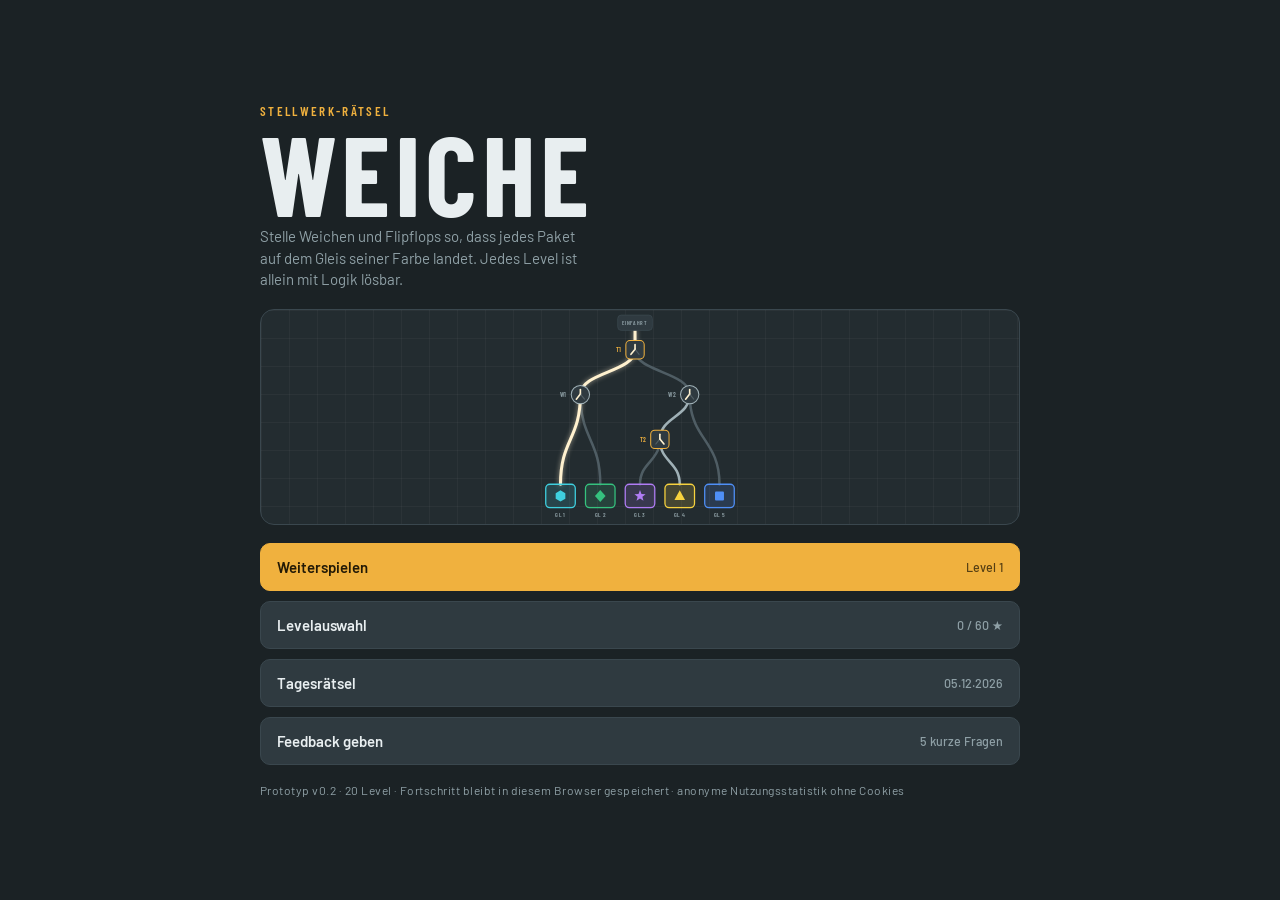
<file: web/index.html>
<!doctype html>
<html lang="de">
<head>
<meta charset="utf-8">
<meta name="viewport" content="width=device-width, initial-scale=1, viewport-fit=cover">
<style>:root{padding-top:env(safe-area-inset-top,0px);padding-bottom:env(safe-area-inset-bottom,0px)}body{margin:0}</style>
<title>Weiche</title>
<link rel="preconnect" href="https://fonts.googleapis.com">
<link rel="preconnect" href="https://fonts.gstatic.com" crossorigin>
<link rel="stylesheet" href="https://fonts.googleapis.com/css2?family=Barlow+Condensed:wght@500;600;700&family=Barlow:wght@400;500;600&display=swap">
<style>
/* Layout: Ein-Bildschirm-Stellpult – Kopfzeile, Paketfolge, Spurplan (flexibel), Bedienleiste */
:root{
  --panel:#1b2225; --panel-2:#232c30; --panel-3:#2f3a40; --frame:#3a474e;
  --grid:rgba(255,255,255,.035);
  --rail:#4f5d64; --rail-set:#9fb0b6; --lit:#fff1cf; --ink:#e8eef0; --muted:#8fa0a6;
  --accent:#f0b13e; --accent-ink:#231a06; --ok:#6fd08c; --bad:#ff6a57;
  --c0:#ef5b5b; --c1:#4f8ff7; --c2:#f7d23e; --c3:#35c27e; --c4:#b07cf5; --c5:#3fd0df;
  --f-display:'Barlow Condensed','Arial Narrow',Arial,sans-serif;
  --f-body:'Barlow',system-ui,-apple-system,'Segoe UI',sans-serif;
  color-scheme:dark;
}
*{box-sizing:border-box}
[hidden]{display:none!important}
html,body{height:100%}
body{background:var(--panel);color:var(--ink);font-family:var(--f-body);font-size:15px;
  padding-left:max(16px,env(safe-area-inset-left,0px));padding-right:max(16px,env(safe-area-inset-right,0px));
  -webkit-tap-highlight-color:transparent;overscroll-behavior:none}
button{font:inherit;color:inherit;cursor:pointer;border:0;background:none}
button:focus-visible,[tabindex]:focus-visible{outline:2px solid var(--accent);outline-offset:2px}
#app{height:100%;max-width:760px;margin:0 auto;display:flex;flex-direction:column}
.screen{flex:1;min-height:0;display:flex;flex-direction:column;padding-block:12px}

/* ---------- Menü ---------- */
#menu{gap:18px;align-items:stretch;overflow:auto}
#menu>:first-child{margin-top:auto}
#menu>:last-child{margin-bottom:auto}
.brand{display:flex;flex-direction:column;gap:6px}
.eyebrow{font-family:var(--f-display);font-weight:600;letter-spacing:.18em;text-transform:uppercase;color:var(--accent);font-size:13px}
.wordmark{font-family:var(--f-display);font-weight:700;font-size:clamp(64px,18vw,112px);line-height:.85;letter-spacing:.04em;margin:0}
.lede{color:var(--muted);max-width:42ch;line-height:1.45;margin:0}
.hero{border:1px solid var(--frame);border-radius:14px;height:clamp(120px,24vh,220px);flex:none;
  background:linear-gradient(var(--grid) 1px,transparent 1px) 0 0/28px 28px,linear-gradient(90deg,var(--grid) 1px,transparent 1px) 0 0/28px 28px,var(--panel-2)}
.hero svg{width:100%;height:100%;display:block}
.menu-actions{display:grid;gap:10px}
.btn{display:flex;align-items:center;justify-content:space-between;gap:12px;padding:14px 16px;border-radius:10px;
  background:var(--panel-3);border:1px solid var(--frame);font-weight:600;text-align:left}
.btn small{color:var(--muted);font-weight:500}
.btn.primary{background:var(--accent);color:var(--accent-ink);border-color:var(--accent)}
.btn.primary small{color:var(--accent-ink);opacity:.75}
.foot{color:var(--muted);font-size:12px;letter-spacing:.04em}

/* ---------- Levelauswahl ---------- */
.bar{display:flex;align-items:center;gap:10px;min-height:44px}
.back{padding:8px 10px 8px 0;color:var(--muted);font-weight:600}
.bar h2{font-family:var(--f-display);font-weight:700;font-size:24px;letter-spacing:.03em;margin:0;flex:1}
.grid{display:grid;grid-template-columns:repeat(5,1fr);gap:10px;margin-top:8px;overflow:auto;padding-bottom:8px}
.tile{aspect-ratio:1;max-width:100%;border-radius:10px;background:var(--panel-3);border:1px solid var(--frame);
  display:flex;flex-direction:column;align-items:center;justify-content:center;gap:2px}
.tile b{font-family:var(--f-display);font-size:26px;font-weight:700;font-variant-numeric:tabular-nums}
.tile span{font-size:11px;color:var(--accent);letter-spacing:.05em}
.tile[disabled]{opacity:.35;cursor:default}
.tile.next{border-color:var(--accent)}

/* ---------- Spiel ---------- */
#game{gap:10px;position:relative}
.ttl{flex:1;min-width:0}
.ttl b{display:block;font-family:var(--f-display);font-weight:700;font-size:22px;letter-spacing:.03em;line-height:1}
.ttl span{font-size:12px;color:var(--muted)}
.attempt{font-family:var(--f-display);font-weight:600;color:var(--muted);font-size:15px;font-variant-numeric:tabular-nums}
.tip{margin:0;padding:10px 12px;border-radius:10px;background:var(--panel-3);border-left:3px solid var(--accent);line-height:1.4;font-size:14px}
.queue-wrap{display:flex;align-items:center;gap:10px}
.queue-label{font-family:var(--f-display);font-weight:600;font-size:12px;letter-spacing:.14em;text-transform:uppercase;color:var(--muted)}
#queue{display:flex;gap:6px;flex-wrap:wrap}
.pkg{position:relative;width:30px;height:30px;border-radius:8px;display:grid;place-items:center;background:var(--panel-2);border:1px solid var(--frame)}
.pkg svg{width:24px;height:24px}
.pkg i{position:absolute;top:-6px;left:-5px;font-style:normal;font-size:10px;font-weight:600;color:var(--muted);font-variant-numeric:tabular-nums}
.pkg.now{border-color:var(--lit);box-shadow:0 0 0 2px rgba(255,241,207,.25)}
.pkg.done{opacity:.35}
.pkg.bad{border-color:var(--bad);box-shadow:0 0 0 2px rgba(255,106,87,.35)}
.board{flex:1;min-height:180px;position:relative;border:1px solid var(--frame);border-radius:14px;overflow:hidden;
  background:linear-gradient(var(--grid) 1px,transparent 1px) 0 0/28px 28px,linear-gradient(90deg,var(--grid) 1px,transparent 1px) 0 0/28px 28px,var(--panel-2)}
.board svg{width:100%;height:100%;display:block;touch-action:manipulation}
#status{margin:0;min-height:2.6em;line-height:1.35;font-size:14px;color:var(--muted)}
#status b{color:var(--ink)}
#status.bad b{color:var(--bad)}
.controls{display:grid;grid-template-columns:1fr 1fr 1fr 1.6fr;gap:8px}
.ctl{padding:12px 6px;border-radius:10px;background:var(--panel-3);border:1px solid var(--frame);font-weight:600;font-size:14px}
.ctl[disabled]{opacity:.4;cursor:default}
.ctl.go{background:var(--accent);border-color:var(--accent);color:var(--accent-ink);font-family:var(--f-display);font-size:18px;letter-spacing:.06em;text-transform:uppercase}

/* SVG-Elemente */
.rail{fill:none;stroke:var(--rail);stroke-width:5;stroke-linecap:round;stroke-dasharray:0 15 4000}
.rail.set{stroke:var(--rail-set);stroke-dasharray:none}
.rail.lit{stroke:var(--lit);stroke-width:6;stroke-dasharray:none;filter:drop-shadow(0 0 5px rgba(255,241,207,.55))}
.rail.src{stroke-dasharray:none}
.node{cursor:pointer;outline:none}
.node .body{fill:var(--panel-3);stroke:var(--rail-set);stroke-width:2}
.node.ff .body{stroke:var(--accent)}
.node:focus-visible .body{stroke:var(--lit);stroke-width:3}
.node .leg{stroke:var(--muted);stroke-width:2.2;stroke-linecap:round;opacity:.35}
.node .leg.on{stroke:var(--lit);stroke-width:3.2;opacity:1}
.node .stem{stroke:var(--lit);stroke-width:3.2;stroke-linecap:round}
.node .lab{font-family:var(--f-display);font-weight:600;font-size:13px;fill:var(--muted);letter-spacing:.04em}
.node.ff .lab{fill:var(--accent)}
.node.hint .ring{stroke:var(--accent);stroke-width:3;fill:none;animation:pulse 1s ease-in-out infinite}
.node.flip .body{animation:flip .35s ease-out}
.bin .box{stroke-width:2.5}
.bin.bad .box{stroke:var(--bad)!important;animation:blink .5s steps(2) 3}
.bin .cnt{font-family:var(--f-display);font-weight:700;font-size:14px;fill:var(--ink)}
.bin .gl{font-family:var(--f-display);font-weight:600;font-size:12px;fill:var(--muted);letter-spacing:.06em}
.src-box{fill:var(--panel-3);stroke:var(--frame);stroke-width:1.5}
.src-lab{font-family:var(--f-display);font-weight:600;font-size:11px;fill:var(--muted);letter-spacing:.12em}
@keyframes pulse{0%,100%{opacity:.25}50%{opacity:1}}
@keyframes flip{0%{transform:scale(1.25)}100%{transform:scale(1)}}
@keyframes blink{50%{opacity:.2}}
@media (prefers-reduced-motion:reduce){.node.hint .ring,.node.flip .body,.bin.bad .box{animation:none}}

/* Ergebnis-Overlay */
.overlay{position:absolute;inset:0;background:rgba(15,19,21,.78);display:grid;place-items:center;padding:16px;z-index:5}
.card{width:min(380px,100%);background:var(--panel-2);border:1px solid var(--frame);border-radius:16px;padding:22px;display:grid;gap:14px;text-align:center}
.card h3{margin:0;font-family:var(--f-display);font-weight:700;font-size:30px;letter-spacing:.03em}
.stars{font-size:34px;letter-spacing:6px;color:var(--accent)}
.stars .off{color:var(--panel-3)}
.card p{margin:0;color:var(--muted)}
.share{margin:0;padding:10px;border-radius:10px;background:var(--panel);font-size:18px;line-height:1.3;white-space:pre-wrap;word-break:break-word;user-select:all}
.card .row{display:grid;gap:8px}
.copied{font-size:13px;color:var(--ok);min-height:1.2em}
/* ---------- Feedback ---------- */
#feedback{overflow:auto}
.fb{display:grid;gap:18px;padding-bottom:16px}
.fb fieldset{border:0;padding:0;margin:0;min-width:0}
.fb legend,.fb .q{font-weight:600;padding:0;margin-bottom:8px;display:block}
.opts{display:flex;flex-wrap:wrap;gap:8px}
.chip{position:relative}
.chip input{position:absolute;opacity:0;inset:0;width:100%;height:100%;margin:0;cursor:pointer}
.chip span{display:block;min-width:46px;text-align:center;padding:10px 14px;border-radius:10px;background:var(--panel-3);border:1px solid var(--frame);font-weight:600}
.chip input:checked+span{background:var(--accent);border-color:var(--accent);color:var(--accent-ink)}
.chip input:focus-visible+span{outline:2px solid var(--accent);outline-offset:2px}
.scale{display:flex;justify-content:space-between;gap:12px;color:var(--muted);font-size:12px;max-width:290px;margin-top:6px}
.fb textarea{width:100%;border-radius:10px;border:1px solid var(--frame);background:var(--panel-2);color:var(--ink);font:inherit;padding:10px;resize:vertical}
.fb .err{color:var(--bad);font-size:13px;min-height:1.2em;margin:0}
@media (max-width:380px){.grid{grid-template-columns:repeat(4,1fr)}.ctl{font-size:13px}}
</style>
</head>
<body>

<div id="app">
  <section id="menu" class="screen">
    <div class="brand">
      <span class="eyebrow">Stellwerk-Rätsel</span>
      <h1 class="wordmark">WEICHE</h1>
      <p class="lede">Stelle Weichen und Flipflops so, dass jedes Paket auf dem Gleis seiner Farbe landet. Jedes Level ist allein mit Logik lösbar.</p>
    </div>
    <div class="hero"><svg id="heroSvg" aria-hidden="true"></svg></div>
    <div class="menu-actions">
      <button class="btn primary" id="btnContinue"><span>Weiterspielen</span><small id="contLabel">Level 1</small></button>
      <button class="btn" id="btnLevels"><span>Levelauswahl</span><small id="starTotal">0 / 60 ★</small></button>
      <button class="btn" id="btnDaily"><span>Tagesrätsel</span><small id="dailyLabel"></small></button>
      <button class="btn" id="btnFeedback"><span>Feedback geben</span><small>5 kurze Fragen</small></button>
    </div>
    <div class="foot" id="foot"></div>
  </section>

  <section id="feedback" class="screen" hidden>
    <div class="bar"><button class="back" data-go="menu">‹ Menü</button><h2>Dein Feedback</h2></div>
    <form id="fbForm" class="fb" novalidate>
      <p class="lede">Fünf kurze Fragen. Am Ende kopierst du deine Antworten und schickst sie an die Person, die dir das Spiel gezeigt hat. Dein Spielstand wird als Text angehängt.</p>
      <div id="fbQs" class="fb"></div>
      <div><label class="q" for="fbText">5. Was hat dich gestört oder was hat dir gefehlt?</label>
      <textarea id="fbText" rows="3" maxlength="600"></textarea></div>
      <p class="err" id="fbErr" role="alert"></p>
      <button type="submit" class="btn primary" style="justify-content:center"><span>Antworten kopieren</span></button>
      <pre class="share" id="fbOut" hidden></pre>
      <div class="copied" id="fbCopied" hidden></div>
    </form>
  </section>

  <section id="levels" class="screen" hidden>
    <div class="bar"><button class="back" data-go="menu">‹ Menü</button><h2>Levelauswahl</h2></div>
    <div class="grid" id="levelGrid"></div>
  </section>

  <section id="game" class="screen" hidden>
    <div class="bar">
      <button class="back" id="btnBack">‹ Menü</button>
      <div class="ttl"><b id="gTitle">Level 1</b><span id="gSub"></span></div>
      <span class="attempt" id="gAttempt">Versuch 1</span>
    </div>
    <p class="tip" id="gTip" hidden></p>
    <div class="queue-wrap"><span class="queue-label">Folge</span><div id="queue"></div></div>
    <div class="board"><svg id="boardSvg" role="group" aria-label="Spurplan"><g id="layerStatic"></g><g id="layerToken"></g></svg></div>
    <p id="status"></p>
    <div class="controls">
      <button class="ctl" id="btnHint">Tipp</button>
      <button class="ctl" id="btnReset">Auf Anfang</button>
      <button class="ctl" id="btnSpeed">Tempo 1×</button>
      <button class="ctl go" id="btnStart">Start</button>
    </div>
    <div class="overlay" id="overlay" hidden>
      <div class="card">
        <h3 id="ovTitle">Geschafft</h3>
        <div class="stars" id="ovStars"></div>
        <p id="ovInfo"></p>
        <pre class="share" id="ovShare" hidden></pre>
        <div class="copied" id="ovCopied" hidden></div>
        <div class="row" id="ovButtons"></div>
      </div>
    </div>
  </section>
</div>

<script>
(()=>{
'use strict';
const $=s=>document.querySelector(s);
const NS='http://www.w3.org/2000/svg';
const COLORS=[
  {name:'rot',shape:'circle'},{name:'blau',shape:'square'},{name:'gelb',shape:'triangle'},
  {name:'grün',shape:'diamond'},{name:'violett',shape:'star'},{name:'türkis',shape:'hex'}];
const EMOJI_OK='🟩',EMOJI_BAD='🟥',EMOJI_NO='⬛';
// [Knoten, Flipflops, Pakete, max. Tiefe]
const LEVELS=[[1,0,2,1],[2,0,3,2],[1,1,3,1],[2,1,4,2],[3,1,4,2],[3,1,5,2],[3,2,5,2],[4,1,5,3],[4,2,6,3],[4,2,6,3],
  [5,2,6,3],[5,2,7,3],[5,3,7,3],[5,2,8,3],[6,3,7,3],[6,3,8,3],[6,2,8,4],[7,3,8,4],[7,3,9,4],[7,4,10,4]];
const DAILY=[5,2,7,3];
const TIPS={
  1:'Tippe auf die Weiche W1, um sie umzustellen. Die hell leuchtende Fahrstraße zeigt, wohin Paket 1 fährt. Dann Start.',
  2:'Jedes Paket muss auf dem Gleis mit seiner Farbe und Form landen.',
  3:'Neu: der Flipflop (eckig, T1). Nach jedem Paket wechselt er die Richtung. Du stellst nur ein, wohin er zuerst schaltet.',
  5:'Lies die Paketfolge oben von links nach rechts. Die Reihenfolge entscheidet.',
  7:'Zwei Flipflops: Jeder wechselt nur, wenn ein Paket über ihn fährt.',
  13:'Drei Flipflops. Arbeite dich vom Zielgleis rückwärts zur Einfahrt.'};

/* ---------- Speicher ---------- */
const STORE='weiche.v1';
function load(){try{return JSON.parse(localStorage.getItem(STORE))||{}}catch(e){return {}}}
const P=Object.assign({unlocked:1,stars:{},daily:{}},load());
function save(){try{localStorage.setItem(STORE,JSON.stringify(P))}catch(e){}}

/* ---------- Auswertung (anonym, ohne Cookies) ---------- */
const VERSION='v0.2';
// GoatCounter-Code eintragen, z. B. 'weiche' für weiche.goatcounter.com. Leer = es wird nichts gesendet.
const CONFIG={goatcounter:'weiche'};
const S=P.stats=Object.assign({first:todayKey(),days:[],levels:{}},P.stats||{});
function track(ev){
  if(!CONFIG.goatcounter)return;
  try{new Image().src='https://'+CONFIG.goatcounter+'.goatcounter.com/count?p='+encodeURIComponent('/ev/'+ev)+'&t='+encodeURIComponent(ev)+'&e=true&rnd='+Math.random().toString(36).slice(2)}catch(e){}
}
function lvStat(id){return S.levels[id]||(S.levels[id]={starts:0,runs:0,fails:0,hints:0,won:0,firstTry:null})}
function visit(){
  const k=todayKey();if(S.days.includes(k))return;
  S.days.push(k);const n=S.days.length;
  track(n===1?'visit/first':'visit/day-'+Math.min(n,7));
  if(n>1&&Math.round((new Date(k)-new Date(S.first))/864e5)===1)track('visit/next-day');
  save();
}
function copyText(text,pre,msg,okMsg){
  const done=()=>{msg.hidden=false;msg.textContent=okMsg};
  const fail=()=>{const rg=document.createRange();rg.selectNodeContents(pre);const sel=getSelection();sel.removeAllRanges();sel.addRange(rg);msg.hidden=false;msg.textContent='Text markiert. Kopiere ihn mit deinem Gerät.'};
  try{navigator.clipboard.writeText(text).then(done,fail)}catch(e){fail()}
}

/* ---------- Zufall ---------- */
function rngOf(a){return function(){a|=0;a=a+0x6D2B79F5|0;let t=Math.imul(a^a>>>15,1|a);t=t+Math.imul(t^t>>>7,61|t)^t;return((t^t>>>14)>>>0)/4294967296}}
function shuffle(a,r){for(let i=a.length-1;i>0;i--){const j=Math.floor(r()*(i+1));[a[i],a[j]]=[a[j],a[i]]}return a}

/* ---------- Generator ---------- */
function buildTree(r,k,maxD){
  const nodes=[];
  const mk=d=>{nodes.push({leaf:true,depth:d});return nodes.length-1};
  const expand=i=>{const n=nodes[i];n.leaf=false;n.l=mk(n.depth+1);n.r=mk(n.depth+1)};
  const root=mk(0);expand(root);
  for(let c=1;c<k;c++){
    const open=[];nodes.forEach((n,i)=>{if(n.leaf&&n.depth<maxD)open.push(i)});
    if(!open.length)return null;
    expand(open[Math.floor(r()*open.length)]);
  }
  return {nodes,root};
}
function simulate(T,states,n){
  const s=states.slice(),out=[],visits=new Array(T.nodes.length).fill(0);
  for(let p=0;p<n;p++){
    let i=T.root;
    while(!T.nodes[i].leaf){const nd=T.nodes[i];visits[i]++;const d=s[i];if(nd.kind==='T')s[i]^=1;i=d?nd.r:nd.l}
    out.push(i);
  }
  return {out,visits};
}
function genLevel(seed,[k,f,n,maxD]){
  const passes=[[1,true],[2,true],[3,true],[8,true],[64,false]];
  for(const [maxSol,strict] of passes){
    const r=rngOf(seed*7919+maxSol*31);
    for(let tries=0;tries<700;tries++){
      const T=buildTree(r,k,maxD);if(!T)continue;
      const internals=[],leaves=[];
      // Breitensuche für Nummerierung
      const q=[T.root];while(q.length){const i=q.shift();const nd=T.nodes[i];if(nd.leaf)leaves.push(i);else{internals.push(i);q.push(nd.l,nd.r)}}
      internals.forEach(i=>T.nodes[i].kind='W');
      shuffle(internals.slice(),r).slice(0,f).forEach(i=>T.nodes[i].kind='T');
      const cols=shuffle([0,1,2,3,4,5],r);
      shuffle(leaves.slice(),r).forEach((li,j)=>{T.nodes[li].color=j<6?cols[j]:cols[Math.floor(r()*6)]});
      const sol=new Array(T.nodes.length).fill(0);internals.forEach(i=>sol[i]=r()<.5?1:0);
      const {out,visits}=simulate(T,sol,n);
      if(strict&&internals.some(i=>visits[i]===0))continue;
      if(internals.some(i=>T.nodes[i].kind==='T'&&visits[i]<2))continue;
      const target=out.map(li=>T.nodes[li].color);
      if(f>0&&new Set(target).size<2)continue;
      const sols=[];
      for(let m=0;m<(1<<k);m++){
        const st=new Array(T.nodes.length).fill(0);internals.forEach((ii,b)=>st[ii]=(m>>b)&1);
        const res=simulate(T,st,n).out;
        if(res.every((li,p)=>T.nodes[li].color===target[p]))sols.push(st);
      }
      if(sols.length>maxSol||sols.length===(1<<k))continue;
      let start=null;
      for(let t=0;t<60&&!start;t++){
        const st=new Array(T.nodes.length).fill(0);internals.forEach(i=>st[i]=r()<.5?1:0);
        if(!sols.some(s=>internals.every(i=>s[i]===st[i])))start=st;
      }
      if(!start)continue;
      let wn=0,tn=0;internals.forEach(i=>{const nd=T.nodes[i];nd.label=nd.kind==='T'?'T'+(++tn):'W'+(++wn)});
      const L={T,internals,leaves,target,sols,start,n,k,f};
      layout(L,0,0);
      return L;
    }
  }
  throw new Error('Level konnte nicht erzeugt werden');
}
const TOP=78,BOT=78;
// Passt den Spurplan an die Fläche an: schmale Spalten bei vielen Gleisen, gestreckte Reihen im Hochformat.
function layout(L,cw,ch){
  const T=L.T,order=[];
  const ino=i=>{const nd=T.nodes[i];if(nd.leaf){order.push(i);return}ino(nd.l);ino(nd.r)};ino(T.root);
  const n=order.length,COL=n>=8?56:n>=7?60:n>=6?66:78,PADX=n>=6?14:24;
  const maxDepth=Math.max(...L.internals.map(i=>T.nodes[i].depth));
  const W=PADX*2+n*COL;
  let ROW=88;
  if(cw>0&&ch>0)ROW=Math.max(88,Math.min(170,(W*ch/cw-TOP-BOT)/(maxDepth+1)));
  const leafY=TOP+(maxDepth+1)*ROW;
  order.forEach((li,j)=>{const nd=T.nodes[li];nd.x=PADX+COL/2+j*COL;nd.y=leafY;nd.gl=j+1});
  const post=i=>{const nd=T.nodes[i];if(nd.leaf)return;post(nd.l);post(nd.r);nd.x=(T.nodes[nd.l].x+T.nodes[nd.r].x)/2;nd.y=TOP+nd.depth*ROW};
  post(T.root);
  L.W=W;L.H=leafY+BOT;L.srcY=TOP-52;L.order=order;L.binW=Math.min(58,COL-12);
}
const cache={};
function levelData(idx){return cache['L'+idx]||(cache['L'+idx]=genLevel(1000+idx*17,LEVELS[idx-1]))}
function todayKey(){const d=new Date();const p=n=>String(n).padStart(2,'0');return d.getFullYear()+'-'+p(d.getMonth()+1)+'-'+p(d.getDate())}
function dailyData(key){return cache['D'+key]||(cache['D'+key]=genLevel(parseInt(key.replace(/-/g,''),10),DAILY))}

/* ---------- Zeichnen ---------- */
function shape(s,r,style){
  const pts=a=>`<polygon points="${a.map(p=>p.map(v=>v.toFixed(1)).join(',')).join(' ')}" style="${style}"/>`;
  if(s==='circle')return `<circle r="${r*.9}" style="${style}"/>`;
  if(s==='square')return `<rect x="${-r*.8}" y="${-r*.8}" width="${r*1.6}" height="${r*1.6}" rx="${r*.18}" style="${style}"/>`;
  if(s==='triangle')return pts([[0,-r],[r*.95,r*.72],[-r*.95,r*.72]]);
  if(s==='diamond')return pts([[0,-r*1.05],[r*.95,0],[0,r*1.05],[-r*.95,0]]);
  if(s==='star'){const a=[];for(let i=0;i<10;i++){const rr=i%2?r*.45:r*1.05,t=-Math.PI/2+i*Math.PI/5;a.push([Math.cos(t)*rr,Math.sin(t)*rr])}return pts(a)}
  const a=[];for(let i=0;i<6;i++){const t=Math.PI/6+i*Math.PI/3;a.push([Math.cos(t)*r,Math.sin(t)*r])}return pts(a);
}
function pkgSVG(c,r){return `<circle r="${r}" style="fill:var(--c${c})"/>${shape(COLORS[c].shape,r*.48,'fill:var(--panel)')}`}
function edgeD(a,b){const my=(a.y+b.y)/2;return `M${a.x},${a.y} C${a.x},${my} ${b.x},${my} ${b.x},${b.y}`}
function bez(a,b,t){const my=(a.y+b.y)/2,u=1-t;
  return {x:u*u*u*a.x+3*u*u*t*a.x+3*u*t*t*b.x+t*t*t*b.x,y:u*u*u*a.y+3*u*u*t*my+3*u*t*t*my+t*t*t*b.y}}
function routeOf(L,states){const T=L.T,r=[];let i=T.root;while(!T.nodes[i].leaf){r.push(i);i=states[i]?T.nodes[i].r:T.nodes[i].l}r.push(i);return r}

function render(svg,layer,L,states,o={}){
  const T=L.T,lit=new Set(o.lit||[]),parts=[],root=T.nodes[T.root];
  svg.setAttribute('viewBox',`0 0 ${L.W} ${L.H}`);
  // Einfahrt
  parts.push(`<path class="rail src ${lit.size?'lit':'set'}" d="M${root.x},${L.srcY+14} L${root.x},${root.y}"/>`);
  const back=[],mid=[],front=[];
  L.internals.forEach(i=>{const nd=T.nodes[i];[[nd.l,0],[nd.r,1]].forEach(([c,dir])=>{
    const on=states[i]===dir,isLit=on&&lit.has(i)&&lit.has(c);
    const cls=isLit?'lit':on?'set':'';
    (isLit?front:on?mid:back).push(`<path class="rail ${cls}" d="${edgeD(nd,T.nodes[c])}"/>`)})});
  parts.push(...back,...mid,...front);
  parts.push(`<g transform="translate(${root.x},${L.srcY})"><rect class="src-box" x="-34" y="-16" width="68" height="30" rx="7"/><text class="src-lab" text-anchor="middle" y="4">EINFAHRT</text></g>`);
  // Gleise
  L.leaves.forEach(li=>{const nd=T.nodes[li],c=nd.color,cnt=(o.counts||{})[li]||0,bad=o.bad===li;
    parts.push(`<g class="bin${bad?' bad':''}" transform="translate(${nd.x},${nd.y})">
      <rect class="box" x="${-L.binW/2}" y="0" width="${L.binW}" height="46" rx="8" style="fill:var(--c${c});fill-opacity:.16;stroke:var(--c${c})"/>
      <g transform="translate(0,23)">${shape(COLORS[c].shape,11,`fill:var(--c${c})`)}</g>
      ${cnt?`<text class="cnt" x="${L.binW/2-7}" y="-6" text-anchor="middle">${cnt}</text>`:''}
      <text class="gl" text-anchor="middle" y="64">GL ${nd.gl}</text></g>`)});
  // Weichen
  L.internals.forEach(i=>{const nd=T.nodes[i],ff=nd.kind==='T',d=states[i];
    const body=ff?`<rect class="body" x="-18" y="-18" width="36" height="36" rx="8"/>`:`<circle class="body" r="18"/>`;
    const name=(ff?'Flipflop ':'Weiche ')+nd.label+', Richtung '+(d?'rechts':'links');
    parts.push(`<g class="node${ff?' ff':''}${o.hint===i?' hint':''}${o.flip===i?' flip':''}" data-node="${i}" tabindex="${o.interactive?0:-1}" role="button" aria-label="${name}" transform="translate(${nd.x},${nd.y})">
      <circle r="36" fill="transparent"/>${o.hint===i?'<circle class="ring" r="27"/>':''}${body}
      <line class="stem" x1="0" y1="-10" x2="0" y2="-1"/>
      <line class="leg${d?'':' on'}" x1="0" y1="-1" x2="-8" y2="9"/>
      <line class="leg${d?' on':''}" x1="0" y1="-1" x2="8" y2="9"/>
      <text class="lab" x="-27" y="5" text-anchor="end">${nd.label}</text></g>`)});
  layer.innerHTML=parts.join('');
}

/* ---------- Bildschirme ---------- */
const screens=['menu','levels','game','feedback'];
function show(id){screens.forEach(s=>$('#'+s).hidden=s!==id);if(id==='menu')renderMenu();if(id==='levels')renderLevels();if(id==='feedback')renderFeedback()}
document.querySelectorAll('[data-go]').forEach(b=>b.addEventListener('click',()=>show(b.dataset.go)));
function starsOf(n){return '★'.repeat(n)+'☆'.repeat(3-n)}
function totalStars(){return Object.values(P.stars).reduce((a,b)=>a+b,0)}
function renderMenu(){
  const next=Math.min(P.unlocked,LEVELS.length);
  $('#contLabel').textContent='Level '+next;
  $('#starTotal').textContent=totalStars()+' / '+LEVELS.length*3+' ★';
  const key=todayKey(),d=P.daily[key];
  $('#dailyLabel').textContent=(d&&d.done?'gelöst · ':'')+key.split('-').reverse().join('.');
  $('#foot').textContent='Prototyp '+VERSION+' · 20 Level · Fortschritt bleibt in diesem Browser gespeichert'+(CONFIG.goatcounter?' · anonyme Nutzungsstatistik ohne Cookies':'');
  const L=levelData(9),hs=$('#heroSvg');layout(L,0,0);
  hs.innerHTML='<g></g>';
  const sol=L.sols[0];
  render(hs,hs.firstChild,L,sol,{lit:routeOf(L,sol)});
}
function renderLevels(){
  const g=$('#levelGrid');g.innerHTML='';
  LEVELS.forEach((_,j)=>{const i=j+1,b=document.createElement('button');
    b.className='tile'+(i===P.unlocked?' next':'');b.disabled=i>P.unlocked;
    const s=P.stars[i]||0;
    b.innerHTML=`<b>${i}</b><span>${i<=P.unlocked?(s?starsOf(s):'neu'):'gesperrt'}</span>`;
    b.setAttribute('aria-label','Level '+i+(i>P.unlocked?', gesperrt':''));
    b.addEventListener('click',()=>startLevel(i));g.appendChild(b)});
}
$('#btnContinue').addEventListener('click',()=>startLevel(Math.min(P.unlocked,LEVELS.length)));
$('#btnLevels').addEventListener('click',()=>show('levels'));
$('#btnDaily').addEventListener('click',()=>startDaily());
$('#btnFeedback').addEventListener('click',()=>show('feedback'));
$('#btnBack').addEventListener('click',()=>{cancelRun();show('menu')});

/* ---------- Spielzustand ---------- */
let G=null,runId=0,speed=1;
const svg=$('#boardSvg'),layer=$('#layerStatic'),tok=$('#layerToken');
const reduced=matchMedia('(prefers-reduced-motion: reduce)').matches;

function startLevel(i){begin({mode:'level',idx:i,L:levelData(i)})}
function startDaily(){const key=todayKey();begin({mode:'daily',key,L:dailyData(key)})}
function begin(g){
  cancelRun();
  G=Object.assign(g,{states:g.L.start.slice(),attempts:0,hints:0,running:false,cur:-1,results:[],rows:[],counts:{},hint:null,bad:null,flip:null});
  const L=G.L,wc=L.internals.filter(i=>L.T.nodes[i].kind==='W').length,tc=L.k-wc;
  $('#gTitle').textContent=G.mode==='daily'?'Tagesrätsel':'Level '+G.idx;
  $('#gSub').textContent=[wc?wc+(wc>1?' Weichen':' Weiche'):'',tc?tc+(tc>1?' Flipflops':' Flipflop'):'',L.n+' Pakete'].filter(Boolean).join(' · ');
  const tip=G.mode==='level'?TIPS[G.idx]:null;
  $('#gTip').hidden=!tip;$('#gTip').textContent=tip||'';
  $('#overlay').hidden=true;tok.innerHTML='';
  G.id=G.mode==='daily'?'daily':'L'+String(G.idx).padStart(2,'0');
  show('game');
  if(G.mode==='daily'&&P.daily[G.key]&&P.daily[G.key].done){showWin(true);}
  else{lvStat(G.id).starts++;track('start/'+G.id);save()}
  setStatus('Stelle die Weichen und drücke <b>Start</b>.');
  refresh();
}
function refresh(){
  const L=G.L,bd=svg.parentNode;
  layout(L,bd.clientWidth,bd.clientHeight);
  const lit=G.running?G.lit:routeOf(L,G.states);
  render(svg,layer,L,G.states,{lit,interactive:!G.running,hint:G.hint,bad:G.bad,counts:G.counts,flip:G.flip});
  $('#gAttempt').textContent='Versuch '+Math.max(1,G.attempts+(G.running?0:1));
  const q=$('#queue');q.innerHTML='';
  L.target.forEach((c,p)=>{const d=document.createElement('div');
    let cls='pkg';if(G.running&&p===G.cur)cls+=' now';else if(p<G.results.length)cls+=G.results[p]?' done':' bad';else if(!G.running&&p===0)cls+=' now';
    d.className=cls;d.title='Paket '+(p+1)+': '+COLORS[c].name;
    d.innerHTML=`<i>${p+1}</i><svg viewBox="-14 -14 28 28">${pkgSVG(c,12)}</svg>`;q.appendChild(d)});
  $('#btnStart').disabled=G.running;$('#btnHint').disabled=G.running;
  $('#btnReset').textContent=G.running?'Abbrechen':'Auf Anfang';
}
function setStatus(html,bad){const s=$('#status');s.innerHTML=html;s.classList.toggle('bad',!!bad)}
function buzz(ms){try{navigator.vibrate&&navigator.vibrate(ms)}catch(e){}}

function toggleNode(i){
  if(!G||G.running)return;
  if(G.results.length){G.results=[];G.counts={};G.bad=null}
  G.states[i]^=1;G.hint=null;buzz(8);refresh();
  setStatus('Stelle die Weichen und drücke <b>Start</b>.');
  const el=layer.querySelector(`[data-node="${i}"]`);el&&el.focus({preventScroll:true});
}
svg.addEventListener('click',e=>{const n=e.target.closest('[data-node]');if(n)toggleNode(+n.dataset.node)});
svg.addEventListener('keydown',e=>{const n=e.target.closest('[data-node]');if(n&&(e.key==='Enter'||e.key===' ')){e.preventDefault();toggleNode(+n.dataset.node)}});

/* ---------- Ablauf ---------- */
function cancelRun(){runId++;if(G&&G.running){G.running=false;G.states=G.planned.slice()}tok.innerHTML=''}
function anim(dur,fn,my){return new Promise(res=>{const t0=performance.now();
  const tick=now=>{if(my!==runId)return res(false);const t=Math.min(1,(now-t0)/dur);fn(t);t<1?requestAnimationFrame(tick):res(true)};requestAnimationFrame(tick)})}
function placeTok(p){tok.firstChild&&tok.firstChild.setAttribute('transform',`translate(${p.x.toFixed(1)},${p.y.toFixed(1)})`)}
function dur(a,b){return Math.hypot(a.x-b.x,a.y-b.y)*1.15/(0.30*speed*(reduced?2:1))}

async function run(){
  if(G.running)return;
  const L=G.L,T=L.T,my=++runId;
  if(G.results.length){G.results=[];G.counts={};G.bad=null}
  G.planned=G.states.slice();G.running=true;G.attempts++;G.hint=null;G.flip=null;
  lvStat(G.id).runs++;
  const row=[];
  for(let p=0;p<L.n;p++){
    G.cur=p;G.lit=routeOf(L,G.states);refresh();
    setStatus(`Paket <b>${p+1}</b> von ${L.n} unterwegs.`);
    const c=L.target[p];
    tok.innerHTML=`<g>${pkgSVG(c,13)}</g>`;
    const root=T.nodes[T.root],s={x:root.x,y:L.srcY+14};
    placeTok(s);
    if(!await anim(dur(s,root),t=>placeTok({x:root.x,y:s.y+(root.y-s.y)*t}),my))return;
    let i=T.root;
    while(!T.nodes[i].leaf){
      const nd=T.nodes[i],next=G.states[i]?nd.r:nd.l;
      if(nd.kind==='T'){G.states[i]^=1;G.flip=i;refresh();G.flip=null}
      const a=nd,b=T.nodes[next];
      if(!await anim(dur(a,b),t=>placeTok(bez(a,b,t)),my))return;
      i=next;
    }
    const b=T.nodes[i];
    if(!await anim(140/speed,t=>placeTok({x:b.x,y:b.y+23*t}),my))return;
    tok.innerHTML='';
    G.counts[i]=(G.counts[i]||0)+1;
    const ok=b.color===c;G.results.push(ok);row.push(ok?EMOJI_OK:EMOJI_BAD);
    if(!ok){
      for(let r=p+1;r<L.n;r++)row.push(EMOJI_NO);
      G.rows.push(row.join(''));
      G.running=false;G.bad=i;G.cur=-1;G.states=G.planned.slice();buzz([30,40,30]);refresh();
      lvStat(G.id).fails++;track('fail/'+G.id);save();
      setStatus(`<b>Paket ${p+1} (${COLORS[c].name}) ist auf Gleis ${b.gl} gelandet.</b> Die Stellung ist zurückgesetzt. Stelle um und starte neu.`,true);
      return;
    }
    buzz(6);
  }
  G.rows.push(row.join(''));
  G.running=false;G.cur=-1;G.states=G.planned.slice();refresh();
  win();
}
function calcStars(){let s=G.attempts===1?3:G.attempts<=3?2:1;if(G.hints)s--;return Math.max(1,s)}
function win(){
  const s=calcStars(),st=lvStat(G.id);
  st.won++;if(st.firstTry===null)st.firstTry=G.attempts;
  track('win/'+G.id);if(G.attempts===1&&!G.hints)track('perfect/'+G.id);
  if(G.mode==='level'){
    P.stars[G.idx]=Math.max(P.stars[G.idx]||0,s);
    if(G.idx===P.unlocked&&P.unlocked<LEVELS.length)P.unlocked++;
  }else{
    P.daily[G.key]={done:true,stars:s,attempts:G.attempts,hints:G.hints,rows:G.rows.slice()};
  }
  save();
  setStatus('<b>Alle Pakete richtig zugestellt.</b>');
  showWin(false);
}
function showWin(fromStore){
  const ov=$('#overlay'),btns=$('#ovButtons');btns.innerHTML='';
  let s,attempts,hints,rows;
  if(G.mode==='daily'&&fromStore){const d=P.daily[G.key];s=d.stars;attempts=d.attempts;hints=d.hints;rows=d.rows}
  else{s=calcStars();attempts=G.attempts;hints=G.hints;rows=G.rows}
  $('#ovTitle').textContent=G.mode==='daily'?'Tagesrätsel gelöst':'Level '+G.idx+' geschafft';
  $('#ovStars').innerHTML='★'.repeat(s)+`<span class="off">${'★'.repeat(3-s)}</span>`;
  $('#ovStars').setAttribute('aria-label',s+' von 3 Sternen');
  $('#ovInfo').textContent=attempts+(attempts===1?' Versuch':' Versuche')+' · '+hints+(hints===1?' Tipp':' Tipps');
  const share=$('#ovShare'),copied=$('#ovCopied');copied.hidden=true;
  const add=(label,cls,fn)=>{const b=document.createElement('button');b.className='btn'+(cls?' '+cls:'');b.innerHTML=`<span>${label}</span>`;b.style.justifyContent='center';b.addEventListener('click',fn);btns.appendChild(b)};
  if(G.mode==='daily'){
    const date=G.key.split('-').reverse().join('.');
    const text=`Weiche · Tagesrätsel ${date}\n${'⭐'.repeat(s)} · ${attempts} ${attempts===1?'Versuch':'Versuche'}\n${rows.join('\n')}`;
    share.hidden=false;share.textContent=text;
    add('Ergebnis kopieren','primary',()=>{copyText(text,share,copied,'Kopiert. Du kannst es jetzt teilen.');track('share/daily')});
    add('Zum Menü','',()=>show('menu'));
  }else{
    share.hidden=true;
    if(G.idx<LEVELS.length)add('Nächstes Level','primary',()=>startLevel(G.idx+1));
    else{const p=document.createElement('p');p.textContent='Du hast alle 20 Level des Prototyps gelöst.';btns.appendChild(p)}
    if(G.idx===10||G.idx===LEVELS.length)add('5 Fragen beantworten','',()=>show('feedback'));
    add('Nochmal spielen','',()=>startLevel(G.idx));
    add('Levelauswahl','',()=>show('levels'));
  }
  ov.hidden=false;
  const f=btns.querySelector('button');f&&f.focus({preventScroll:true});
}

/* ---------- Bedienleiste ---------- */
$('#btnStart').addEventListener('click',()=>run());
$('#btnReset').addEventListener('click',()=>{
  if(!G)return;
  if(G.running){cancelRun();G.cur=-1;G.results=[];G.counts={};refresh();setStatus('Abgebrochen. Die Stellung ist wieder wie vor dem Start.');return}
  G.states=G.L.start.slice();G.results=[];G.counts={};G.bad=null;G.hint=null;refresh();
  setStatus('Alle Weichen stehen wieder in der Ausgangsstellung.');
});
$('#btnSpeed').addEventListener('click',()=>{speed=speed===1?2:speed===2?3:1;$('#btnSpeed').textContent='Tempo '+speed+'×'});
$('#btnHint').addEventListener('click',()=>{
  if(!G||G.running)return;
  const L=G.L;let best=null,bd=1e9;
  L.sols.forEach(s=>{const d=L.internals.filter(i=>s[i]!==G.states[i]);if(d.length<bd){bd=d.length;best=d}});
  if(!bd){setStatus('<b>Deine Stellung ist richtig.</b> Drücke Start.');return}
  G.hints++;G.hint=best[0];refresh();
  lvStat(G.id).hints++;track('hint/'+G.id);save();
  const nd=L.T.nodes[best[0]];
  setStatus(`Tipp: Stelle <b>${nd.label}</b> um.`+(nd.kind==='T'?' Beim Flipflop zählt die Startrichtung.':''));
});

/* ---------- Feedback ---------- */
const QUESTIONS=[
  {id:'spass',q:'1. Wie viel Spaß macht dir das Spiel?',label:'Spaß',opts:['1','2','3','4','5'],scale:['gar keinen','sehr viel']},
  {id:'flipflop',q:'2. Wie verständlich war der Flipflop?',label:'Flipflop verständlich',opts:['1','2','3','4','5'],scale:['unklar','sofort klar']},
  {id:'schwer',q:'3. Wie findest du die Schwierigkeit?',label:'Schwierigkeit',opts:['zu leicht','genau richtig','zu schwer']},
  {id:'app',q:'4. Würdest du das Spiel als App installieren?',label:'Als App installieren',opts:['ja','vielleicht','nein']}];
let fbBuilt=false;
function renderFeedback(){
  if(fbBuilt)return;fbBuilt=true;
  $('#fbQs').innerHTML=QUESTIONS.map(Q=>`<fieldset><legend>${Q.q}</legend><div class="opts">${Q.opts.map((o,j)=>`<label class="chip"><input type="radio" name="fb-${Q.id}" id="fb-${Q.id}-${j}" value="${o}"><span>${o}</span></label>`).join('')}</div>${Q.scale?`<div class="scale"><span>1 = ${Q.scale[0]}</span><span>5 = ${Q.scale[1]}</span></div>`:''}</fieldset>`).join('');
}
function statsText(){
  const lines=Object.keys(S.levels).sort().map(id=>{const t=S.levels[id];return `${id} ${t.runs}/${t.fails}/${t.hints}${t.won?'':' offen'}`});
  const ua=navigator.userAgent,dev=/Android/i.test(ua)?'Android':/iPhone|iPad|iPod/i.test(ua)?'iOS':'Desktop';
  return `Gelöst: ${Object.keys(P.stars).length} von ${LEVELS.length} Leveln · Sterne: ${totalStars()}\nSpieltage: ${S.days.length} · erster Tag: ${S.first}\nGerät: ${dev}, ${innerWidth}×${innerHeight}\nJe Level (Versuche/Fehlversuche/Tipps):\n${lines.join(', ')||'noch keine Daten'}`;
}
$('#fbForm').addEventListener('submit',e=>{
  e.preventDefault();
  const fd=new FormData(e.target),miss=QUESTIONS.filter(Q=>!fd.get('fb-'+Q.id)),err=$('#fbErr');
  if(miss.length){err.textContent='Bitte beantworte noch Frage '+miss.map(Q=>Q.q[0]).join(', ')+'.';return}
  err.textContent='';
  const text=`Weiche · Feedback (Prototyp ${VERSION})\n`+QUESTIONS.map((Q,j)=>`${j+1}. ${Q.label}: ${fd.get('fb-'+Q.id)}${Q.scale?'/5':''}`).join('\n')
    +`\n5. Anmerkung: ${$('#fbText').value.trim()||'–'}\n\n— Spielstand —\n${statsText()}`;
  const out=$('#fbOut');out.hidden=false;out.textContent=text;
  copyText(text,out,$('#fbCopied'),'Kopiert. Schick den Text jetzt an die Person, die dir das Spiel gezeigt hat.');
  track('feedback/copied');
});

let rz=0;
addEventListener('resize',()=>{clearTimeout(rz);rz=setTimeout(()=>{if(G&&!$('#game').hidden)refresh()},120)});
visit();
show('menu');
window.__weiche={levelData,dailyData,LEVELS,simulate};
})();
</script>
</body>
</html>
</file>
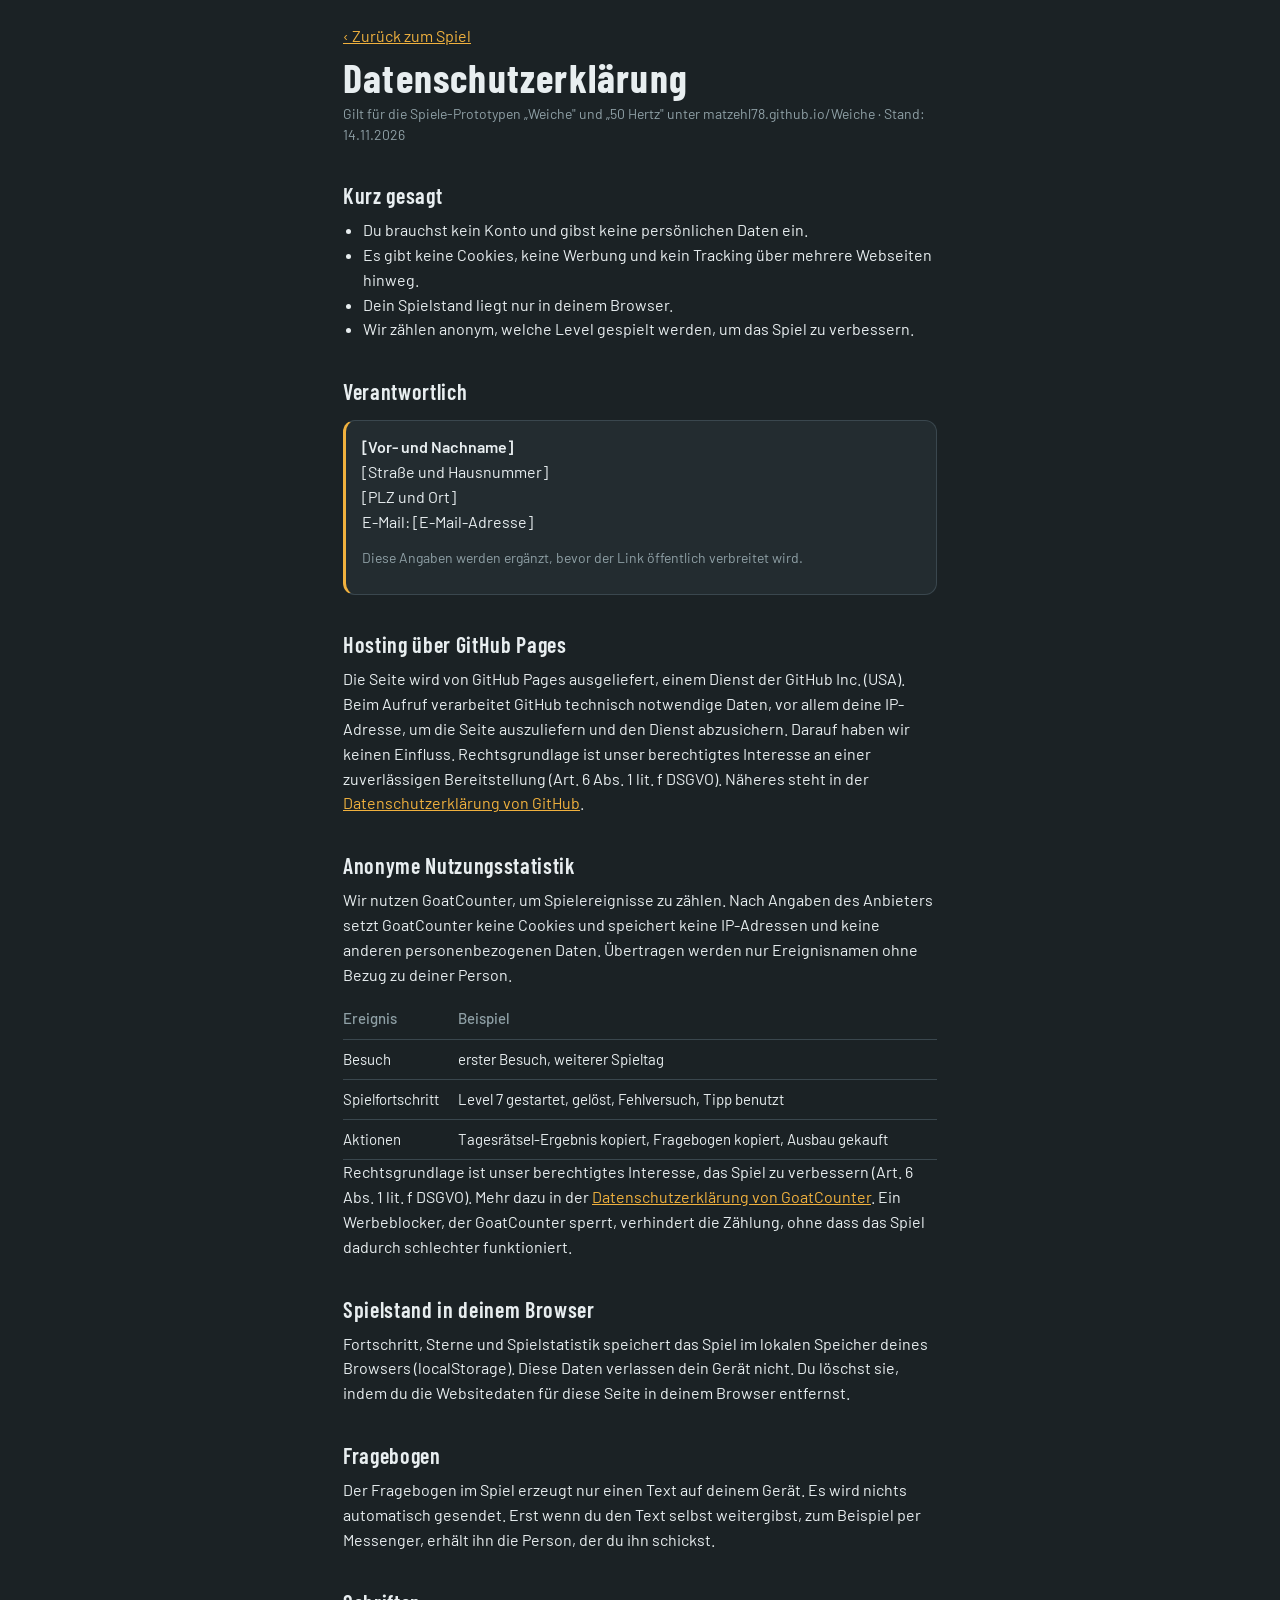
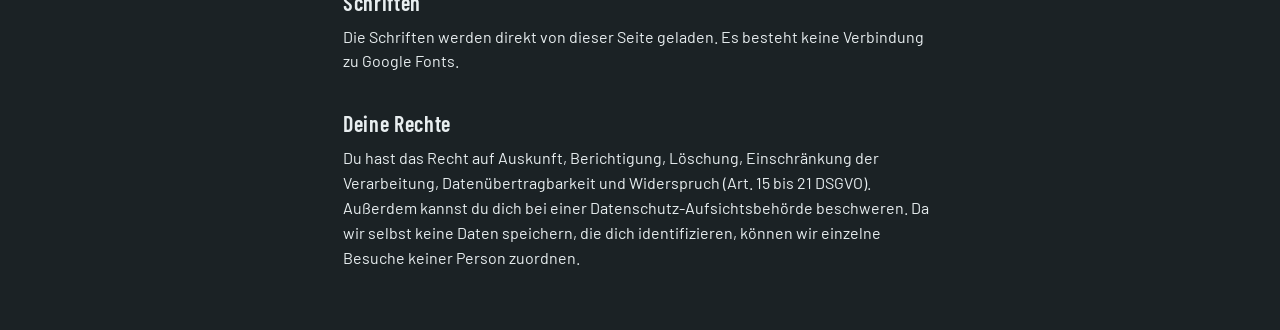
<file: static/datenschutz.html>
<!doctype html>
<html lang="de">
<head>
<meta charset="utf-8">
<meta name="viewport" content="width=device-width, initial-scale=1, viewport-fit=cover">
<title>Datenschutz · Weiche und 50 Hertz</title>
<link rel="stylesheet" href="fonts.css">
<style>
:root{--bg:#1b2225;--card:#232c30;--frame:#3a474e;--ink:#e8eef0;--muted:#8fa0a6;--accent:#f0b13e;color-scheme:dark}
*{box-sizing:border-box}
body{margin:0;background:var(--bg);color:var(--ink);font-family:'Barlow',system-ui,sans-serif;font-size:16px;line-height:1.55;
  padding:24px max(16px,env(safe-area-inset-left,0px)) 48px max(16px,env(safe-area-inset-right,0px))}
main{max-width:66ch;margin:0 auto}
h1{font-family:'Barlow Condensed','Arial Narrow',sans-serif;font-weight:700;font-size:40px;letter-spacing:.03em;line-height:1;margin:8px 0 6px;text-wrap:balance}
h2{font-family:'Barlow Condensed','Arial Narrow',sans-serif;font-weight:600;font-size:22px;letter-spacing:.03em;margin:32px 0 6px}
p,ul{margin:0 0 12px}
ul{padding-left:20px}
a{color:var(--accent)}
.muted{color:var(--muted);font-size:14px}
.box{background:var(--card);border:1px solid var(--frame);border-radius:12px;padding:14px 16px;margin:12px 0}
.todo{border-left:3px solid var(--accent)}
table{width:100%;border-collapse:collapse;font-size:15px}
th,td{text-align:left;padding:8px 10px 8px 0;border-bottom:1px solid var(--frame);vertical-align:top}
th{color:var(--muted);font-weight:500}
.scroll{overflow-x:auto}
</style>
</head>
<body>
<main>
<a href="./">‹ Zurück zum Spiel</a>
<h1>Datenschutzerklärung</h1>
<p class="muted">Gilt für die Spiele-Prototypen „Weiche" und „50 Hertz" unter matzehl78.github.io/Weiche · Stand: 14.11.2026</p>

<h2>Kurz gesagt</h2>
<ul>
<li>Du brauchst kein Konto und gibst keine persönlichen Daten ein.</li>
<li>Es gibt keine Cookies, keine Werbung und kein Tracking über mehrere Webseiten hinweg.</li>
<li>Dein Spielstand liegt nur in deinem Browser.</li>
<li>Wir zählen anonym, welche Level gespielt werden, um das Spiel zu verbessern.</li>
</ul>

<h2>Verantwortlich</h2>
<div class="box todo">
<p><strong>[Vor- und Nachname]</strong><br>[Straße und Hausnummer]<br>[PLZ und Ort]<br>E-Mail: [E-Mail-Adresse]</p>
<p class="muted">Diese Angaben werden ergänzt, bevor der Link öffentlich verbreitet wird.</p>
</div>

<h2>Hosting über GitHub Pages</h2>
<p>Die Seite wird von GitHub Pages ausgeliefert, einem Dienst der GitHub Inc. (USA). Beim Aufruf verarbeitet GitHub technisch notwendige Daten, vor allem deine IP-Adresse, um die Seite auszuliefern und den Dienst abzusichern. Darauf haben wir keinen Einfluss. Rechtsgrundlage ist unser berechtigtes Interesse an einer zuverlässigen Bereitstellung (Art. 6 Abs. 1 lit. f DSGVO). Näheres steht in der <a href="https://docs.github.com/de/site-policy/privacy-policies/github-general-privacy-statement" target="_blank" rel="noopener">Datenschutzerklärung von GitHub</a>.</p>

<h2>Anonyme Nutzungsstatistik</h2>
<p>Wir nutzen GoatCounter, um Spielereignisse zu zählen. Nach Angaben des Anbieters setzt GoatCounter keine Cookies und speichert keine IP-Adressen und keine anderen personenbezogenen Daten. Übertragen werden nur Ereignisnamen ohne Bezug zu deiner Person.</p>
<div class="scroll"><table>
<tr><th>Ereignis</th><th>Beispiel</th></tr>
<tr><td>Besuch</td><td>erster Besuch, weiterer Spieltag</td></tr>
<tr><td>Spielfortschritt</td><td>Level 7 gestartet, gelöst, Fehlversuch, Tipp benutzt</td></tr>
<tr><td>Aktionen</td><td>Tagesrätsel-Ergebnis kopiert, Fragebogen kopiert, Ausbau gekauft</td></tr>
</table></div>
<p>Rechtsgrundlage ist unser berechtigtes Interesse, das Spiel zu verbessern (Art. 6 Abs. 1 lit. f DSGVO). Mehr dazu in der <a href="https://www.goatcounter.com/privacy" target="_blank" rel="noopener">Datenschutzerklärung von GoatCounter</a>. Ein Werbeblocker, der GoatCounter sperrt, verhindert die Zählung, ohne dass das Spiel dadurch schlechter funktioniert.</p>

<h2>Spielstand in deinem Browser</h2>
<p>Fortschritt, Sterne und Spielstatistik speichert das Spiel im lokalen Speicher deines Browsers (localStorage). Diese Daten verlassen dein Gerät nicht. Du löschst sie, indem du die Websitedaten für diese Seite in deinem Browser entfernst.</p>

<h2>Fragebogen</h2>
<p>Der Fragebogen im Spiel erzeugt nur einen Text auf deinem Gerät. Es wird nichts automatisch gesendet. Erst wenn du den Text selbst weitergibst, zum Beispiel per Messenger, erhält ihn die Person, der du ihn schickst.</p>

<h2>Schriften</h2>
<p>Die Schriften werden direkt von dieser Seite geladen. Es besteht keine Verbindung zu Google Fonts.</p>

<h2>Deine Rechte</h2>
<p>Du hast das Recht auf Auskunft, Berichtigung, Löschung, Einschränkung der Verarbeitung, Datenübertragbarkeit und Widerspruch (Art. 15 bis 21 DSGVO). Außerdem kannst du dich bei einer Datenschutz-Aufsichtsbehörde beschweren. Da wir selbst keine Daten speichern, die dich identifizieren, können wir einzelne Besuche keiner Person zuordnen.</p>
</main>
</body>
</html>
</file>
<file: static/fonts.css>
@font-face{font-family:'Barlow';font-style:normal;font-weight:400;font-display:swap;src:url(fonts/barlow-latin-400-normal.woff2) format('woff2')}
@font-face{font-family:'Barlow';font-style:normal;font-weight:500;font-display:swap;src:url(fonts/barlow-latin-500-normal.woff2) format('woff2')}
@font-face{font-family:'Barlow';font-style:normal;font-weight:600;font-display:swap;src:url(fonts/barlow-latin-600-normal.woff2) format('woff2')}
@font-face{font-family:'Barlow Condensed';font-style:normal;font-weight:500;font-display:swap;src:url(fonts/barlow-condensed-latin-500-normal.woff2) format('woff2')}
@font-face{font-family:'Barlow Condensed';font-style:normal;font-weight:600;font-display:swap;src:url(fonts/barlow-condensed-latin-600-normal.woff2) format('woff2')}
@font-face{font-family:'Barlow Condensed';font-style:normal;font-weight:700;font-display:swap;src:url(fonts/barlow-condensed-latin-700-normal.woff2) format('woff2')}
</file>
